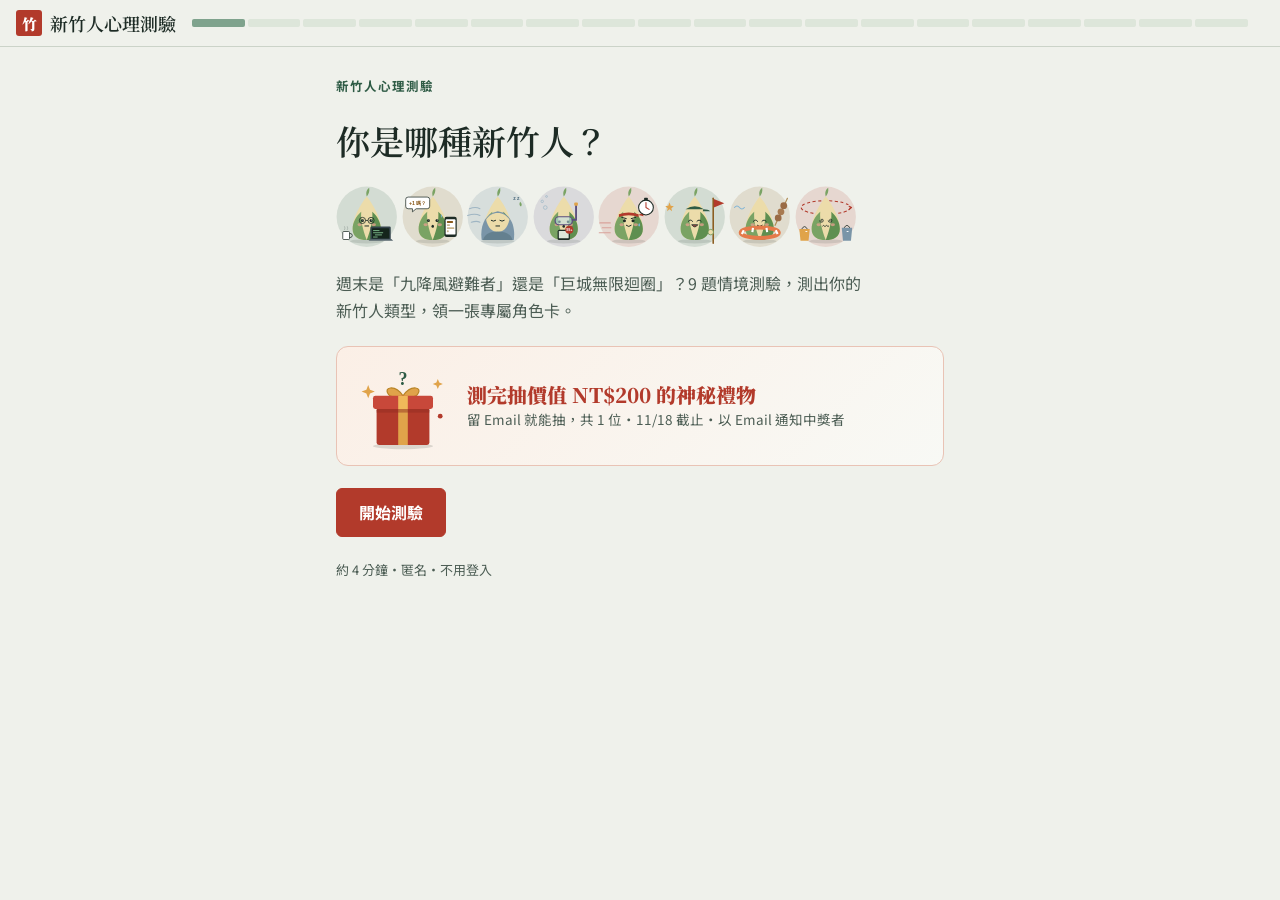
<file: index.html>
<!doctype html>
<html lang="zh-Hant-TW">
<head>
<meta charset="utf-8">
<meta name="viewport" content="width=device-width,initial-scale=1,viewport-fit=cover">
<title>你是哪種新竹人？</title>
<meta name="description" content="9 題情境心理測驗：你是九降風避難者，還是巨城無限迴圈？測完還能抽神秘禮物。">
<meta property="og:title" content="你是哪種新竹人？">
<meta property="og:description" content="測出你的新竹人類型，領一張專屬角色卡，測完還能抽神秘禮物。">
<meta name="robots" content="noindex">
<link rel="icon" href="assets/icon.svg" type="image/svg+xml">
<link rel="preconnect" href="https://fonts.googleapis.com">
<link rel="preconnect" href="https://fonts.gstatic.com" crossorigin>
<link rel="stylesheet" href="https://fonts.googleapis.com/css2?family=Noto+Sans+TC:wght@400;500;700&family=Noto+Serif+TC:wght@600;900&display=swap">
<link rel="stylesheet" href="assets/style.css">
</head>
<body>
<header class="sv-top">
  <span class="brand"><i>竹</i>新竹人心理測驗</span>
  <ol class="nodes" id="nodes" aria-hidden="true"></ol>
  <span class="sv-count" id="count"></span>
</header>
<main id="app" class="sv-main" tabindex="-1">
  <noscript>這個測驗需要開啟 JavaScript。</noscript>
</main>
<script src="assets/config.js"></script>
<script src="assets/questions.js"></script>
<script src="assets/art.js"></script>
<script src="assets/survey.js"></script>
</body>
</html>
</file>
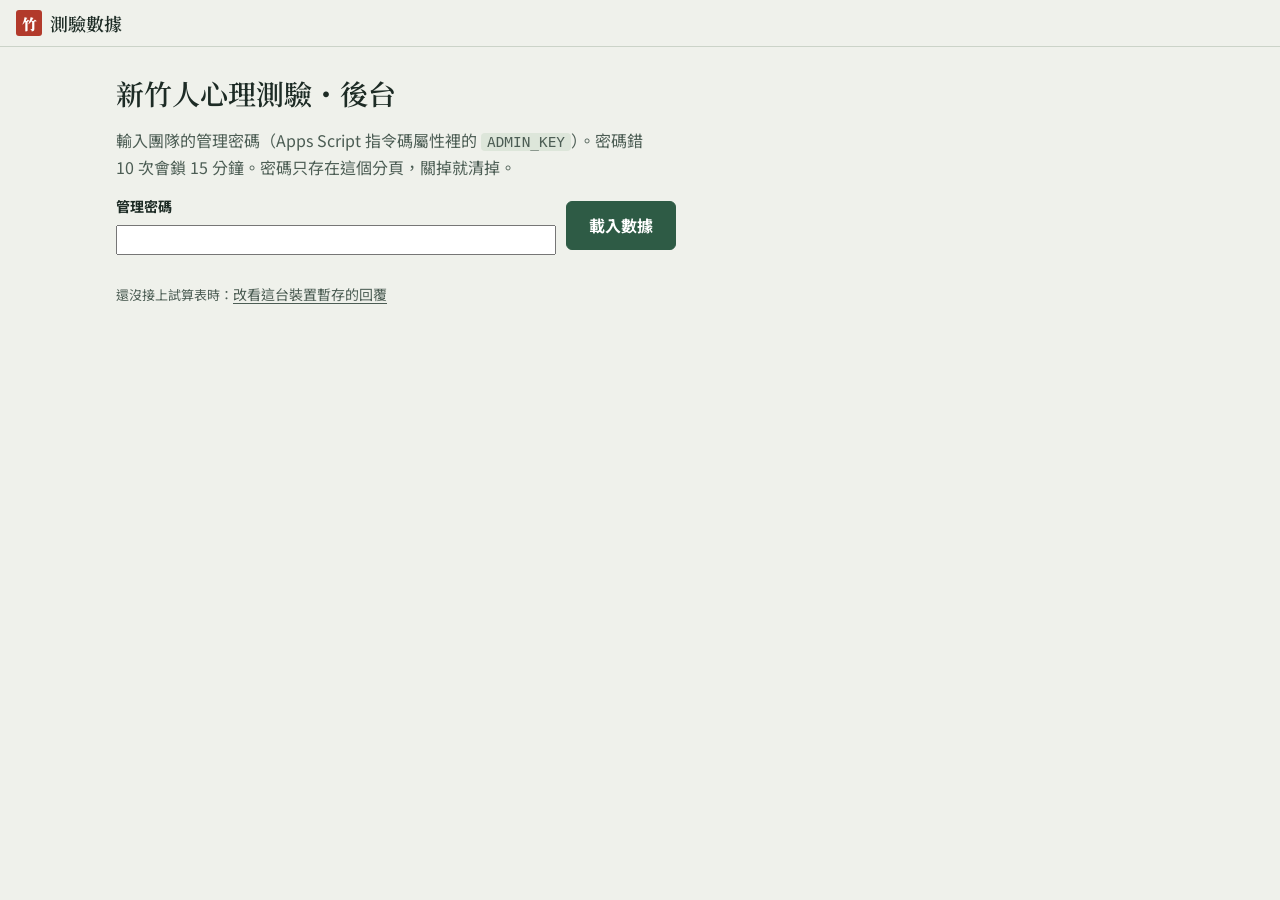
<file: admin.html>
<!doctype html>
<html lang="zh-Hant-TW">
<head>
<meta charset="utf-8">
<meta name="viewport" content="width=device-width,initial-scale=1,viewport-fit=cover">
<meta name="robots" content="noindex">
<title>測驗數據後台</title>
<link rel="icon" href="assets/icon.svg" type="image/svg+xml">
<link rel="stylesheet" href="https://fonts.googleapis.com/css2?family=Noto+Sans+TC:wght@400;500;700&family=Noto+Serif+TC:wght@600;900&display=swap">
<link rel="stylesheet" href="assets/style.css">
</head>
<body class="adm">
<header class="sv-top">
  <span class="brand"><i>竹</i>測驗數據</span>
  <span class="sv-count" id="n"></span>
</header>
<main class="ad-main">
  <section id="login" class="ad-login">
    <h1>新竹人心理測驗・後台</h1>
    <p class="lead">輸入團隊的管理密碼（Apps Script 指令碼屬性裡的 <code>ADMIN_KEY</code>）。密碼錯 10 次會鎖 15 分鐘。密碼只存在這個分頁，關掉就清掉。</p>
    <form id="loginForm" class="acts">
      <label class="f grow">管理密碼<input type="password" id="key" autocomplete="current-password" required></label>
      <button class="btn" type="submit">載入數據</button>
    </form>
    <p class="err" id="loginErr" role="alert"></p>
    <p class="note">還沒接上試算表時：<button type="button" class="link" id="localBtn">改看這台裝置暫存的回覆</button></p>
  </section>
  <section id="dash" hidden>
    <div class="ad-filters" role="group" aria-label="篩選">
      <label class="f">身分<select id="fRole"></select></label>
      <label class="f">類型<select id="fType"></select></label>
      <label class="f">年齡<select id="fAge"></select></label>
      <div class="acts ex">
        <button class="btn ghost" type="button" id="exCsv">匯出回覆 CSV</button>
        <button class="btn ghost" type="button" id="exPocket">匯出口袋名單 CSV</button>
      </div>
    </div>
    <div id="out"></div>
    <section class="ad-sec" id="lottery"></section>
  </section>
</main>
<script src="assets/config.js"></script>
<script src="assets/questions.js"></script>
<script src="assets/admin.js"></script>
</body>
</html>
</file>
<file: assets/style.css>
/* 新竹人週末調查：問卷與後台共用樣式。紙張、竹綠、印泥紅。 */
:root{--paper:#eff1eb;--sheet:#f8f9f5;--ink:#1d2b25;--ink2:#4c5d54;--line:#cbd3c8;--bam:#2e5b45;--bam2:#1e4030;--tint:#dde6da;--seal:#b23a2b;--warn:#8a5a1c;
--serif:'Noto Serif TC','Songti TC','PMingLiU',serif;--sans:'Noto Sans TC','PingFang TC','Microsoft JhengHei',system-ui,sans-serif}
*{box-sizing:border-box}
body{margin:0;background:var(--paper);color:var(--ink);font:400 16px/1.7 var(--sans);-webkit-font-smoothing:antialiased}
h1,h2,h3{font-family:var(--serif);font-weight:600;line-height:1.35;margin:0;text-wrap:balance}
p{margin:0}button,input,select,textarea{font:inherit;color:inherit}button{cursor:pointer}
:focus-visible{outline:2px solid var(--bam);outline-offset:2px}
[hidden]{display:none!important}

.sv-top{position:sticky;top:env(safe-area-inset-top,0px);z-index:5;display:flex;align-items:center;gap:16px;padding-block:10px;padding-left:max(16px,env(safe-area-inset-left,0px));padding-right:max(16px,env(safe-area-inset-right,0px));background:var(--paper);border-bottom:1px solid var(--line)}
.brand{display:flex;align-items:center;gap:8px;font:600 18px var(--serif);color:var(--ink);text-decoration:none;flex:none}
.brand i{display:grid;place-items:center;width:26px;height:26px;background:var(--seal);color:#fff;font:900 15px var(--serif);border-radius:3px;font-style:normal}
.sv-count{font-size:13px;color:var(--ink2);flex:none;font-variant-numeric:tabular-nums}
/* 進度條是一根竹子：每一節是一頁 */
.nodes{flex:1;display:flex;gap:3px;list-style:none;margin:0;padding:0;min-width:0}
.nodes li{flex:1;height:8px;background:var(--tint);border-radius:2px;transition:background .3s}
.nodes li.done{background:var(--bam)}.nodes li.now{background:#7fa38d}

.sv-main{max-width:640px;margin:0 auto;padding-block:28px 120px;padding-left:max(16px,env(safe-area-inset-left,0px));padding-right:max(16px,env(safe-area-inset-right,0px));outline:0}
.page{display:flex;flex-direction:column;gap:22px;animation:in .35s ease both}
@keyframes in{from{opacity:.001;transform:translateY(8px)}}
@media (prefers-reduced-motion:reduce){.page,.card,.stamp{animation:none!important}}
.eyebrow{font-size:12.5px;font-weight:700;letter-spacing:.08em;color:var(--bam)}
.page h1{font-size:clamp(26px,6vw,34px)}
.page h2{font-size:21px}
.lead{color:var(--ink2);max-width:60ch}
.note{font-size:13px;color:var(--ink2)}

.q{display:flex;flex-direction:column;gap:10px;border:0;margin:0;padding:0;min-width:0}
.q legend,.q>.ql{font-weight:700;font-size:16px;padding:0;margin-bottom:10px}
.q legend small,.q>.ql small{font-weight:400;color:var(--ink2);margin-left:6px;font-size:13px}
.req{color:var(--seal)}
.chips{display:flex;flex-wrap:wrap;gap:8px}
.chip{border:1px solid var(--line);background:var(--sheet);border-radius:20px;padding:7px 14px;font-size:14.5px;color:var(--ink);line-height:1.4;text-align:left}
.chip:hover{border-color:var(--bam)}
.chip[aria-pressed=true]{background:var(--bam);border-color:var(--bam);color:#fff}
.opts{display:flex;flex-direction:column;gap:10px}
.opt{display:flex;gap:12px;align-items:center;width:100%;padding:14px 16px;border:1px solid var(--line);background:var(--sheet);border-radius:8px;text-align:left;font-size:16px;line-height:1.5}
.opt b{display:grid;place-items:center;flex:none;width:28px;height:28px;border:1.5px solid var(--line);border-radius:50%;font:700 13px var(--sans);color:var(--ink2)}
.opt:hover{border-color:var(--bam)}
.opt[aria-pressed=true]{border-color:var(--bam);background:var(--tint)}
.opt[aria-pressed=true] b{background:var(--bam);border-color:var(--bam);color:#fff}
.quizq{font-size:clamp(22px,5.5vw,28px)}

.lk{display:flex;flex-direction:column;gap:8px;padding:14px 0;border-top:1px solid var(--line)}
.lk p{font-weight:500}
.scale{display:grid;grid-template-columns:repeat(5,1fr);gap:6px}
.scale button{padding:8px 2px;border:1px solid var(--line);background:var(--sheet);border-radius:6px;font-size:12.5px;line-height:1.3;color:var(--ink2)}
.scale button[aria-pressed=true]{background:var(--bam);border-color:var(--bam);color:#fff}
.scale button span{display:block;font:700 16px var(--sans)}

input[type=text],input[type=email],select,textarea{width:100%;padding:10px 12px;border:1px solid var(--line);border-radius:6px;background:#fff;font-size:16px}
textarea{min-height:96px;resize:vertical}
input:focus,textarea:focus,select:focus{border-color:var(--bam);outline:0}
label.f{display:flex;flex-direction:column;gap:6px;font-size:14px;font-weight:700;min-width:0}
.pk{display:flex;flex-direction:column;gap:12px;padding:16px;background:var(--sheet);border:1px solid var(--line);border-radius:8px}
.pk h3{font-size:16px;display:flex;justify-content:space-between;align-items:center}
.pk .two{display:grid;grid-template-columns:1fr 1fr;gap:12px}
@media (max-width:480px){.pk .two{grid-template-columns:1fr}}
.check{display:flex;gap:10px;align-items:flex-start;font-size:14px}
.check input{width:20px;height:20px;margin-top:2px;flex:none;accent-color:var(--bam)}
.trap{position:absolute;left:-9999px;width:1px;height:1px;overflow:hidden}

.acts{display:flex;flex-wrap:wrap;gap:10px;align-items:center}
.btn{display:inline-flex;align-items:center;justify-content:center;gap:6px;min-height:46px;padding:10px 22px;border:1px solid var(--bam);background:var(--bam);color:#fff;border-radius:6px;font-weight:700;text-decoration:none;font-size:16px}
.btn:hover:not(:disabled){background:var(--bam2)}
.btn:disabled{opacity:.45;cursor:not-allowed}
.btn.ghost{background:transparent;color:var(--bam)}.btn.ghost:hover{background:var(--tint)}
.btn.red{background:var(--seal);border-color:var(--seal)}.btn.red:hover{background:#8f2c20}
.link{background:none;border:0;padding:0;color:var(--ink2);text-decoration:underline;text-underline-offset:3px;font-size:14px}
.err{color:var(--seal);font-size:14px;font-weight:500}
.facts{display:flex;flex-wrap:wrap;gap:6px 18px;list-style:none;margin:0;padding:0;font-size:14px;color:var(--ink2)}
.facts li::before{content:'・';color:var(--bam)}

/* ── 新竹人卡 ── */
.card{--c:var(--bam);position:relative;overflow:hidden;background:var(--sheet);border:1px solid var(--line);border-radius:12px;padding:24px;display:flex;flex-direction:column;gap:16px;box-shadow:0 1px 0 var(--line),0 18px 40px -24px rgba(29,43,37,.45);animation:in .5s ease both}
.card::before{content:'';position:absolute;inset:0 0 auto;height:6px;background:var(--c)}
.card-hd{display:flex;justify-content:space-between;align-items:flex-start;gap:12px}
.card-id{font-size:12px;letter-spacing:.12em;color:var(--ink2);font-variant-numeric:tabular-nums}
.card h2{font-size:clamp(28px,7vw,36px);font-weight:900;color:var(--ink);margin-top:4px}
.card .code{font:700 13px var(--sans);letter-spacing:.2em;color:var(--c)}
.stamp{display:grid;place-items:center;flex:none;width:76px;height:76px;border:3px solid var(--seal);border-radius:6px;color:var(--seal);font:900 44px var(--serif);transform:rotate(-8deg);mix-blend-mode:multiply;animation:press .6s .2s cubic-bezier(.2,.8,.3,1) both}
@keyframes press{0%{transform:rotate(-8deg) scale(1.9);opacity:0}60%{opacity:1}100%{transform:rotate(-8deg) scale(1)}}
.card .line{font-family:var(--serif);font-size:18px;line-height:1.6}
.bars{display:flex;flex-direction:column;gap:8px;margin:0;padding:0;list-style:none}
.bars li{display:grid;grid-template-columns:5.5em 1fr 3em;align-items:center;gap:10px;font-size:13.5px}
.bars i{display:block;height:10px;background:var(--tint);border-radius:5px;overflow:hidden}
.bars i::after{content:'';display:block;height:100%;width:var(--w);background:var(--c);border-radius:5px}
.bars span{text-align:right;font-variant-numeric:tabular-nums;font-weight:700}
.kv{display:grid;grid-template-columns:auto 1fr;gap:6px 14px;margin:0;font-size:14.5px}
.kv dt{color:var(--ink2);font-size:13px;padding-top:1px}.kv dd{margin:0;font-weight:500;min-width:0}
.rare{padding:10px 14px;background:var(--tint);border-radius:6px;font-size:14px}
.rare b{font-variant-numeric:tabular-nums}

/* ── 後台 ── */
code{font-size:.9em;background:var(--tint);padding:1px 6px;border-radius:4px}
.ad-main{max-width:1080px;margin:0 auto;padding-block:28px 100px;padding-left:max(16px,env(safe-area-inset-left,0px));padding-right:max(16px,env(safe-area-inset-right,0px))}
.ad-login{max-width:560px;display:flex;flex-direction:column;gap:14px}
.ad-login h1{font-size:28px}
.grow{flex:1 1 240px}
.ad-filters{display:flex;flex-wrap:wrap;gap:12px;align-items:flex-end;padding-bottom:18px;border-bottom:1px solid var(--line)}
.ad-filters label.f{flex:0 1 170px}
.ad-filters .ex{margin-left:auto}
.ad-filters .btn{min-height:38px;padding:6px 12px;font-size:14px;font-weight:500}
.tiles{display:grid;grid-template-columns:repeat(auto-fit,minmax(170px,1fr));gap:12px;margin:22px 0}
.tile{padding:14px 16px;background:var(--sheet);border:1px solid var(--line);border-radius:8px;display:flex;flex-direction:column;gap:2px}
.tile b{font:700 30px var(--sans);font-variant-numeric:tabular-nums;color:var(--ink)}
.tile span{font-size:13px;color:var(--ink2);line-height:1.45}
.tile.hi{border-color:var(--bam);background:var(--tint)}
.ad-sec{padding-block:26px;border-top:1px solid var(--line);display:flex;flex-direction:column;gap:16px}
.ad-sec>h2{font-size:21px}
.ad-sec>p.hyp{font-size:14px;color:var(--ink2);max-width:72ch}
.grid2{display:grid;grid-template-columns:repeat(auto-fit,minmax(min(100%,440px),1fr));gap:28px}
.grid2>div{min-width:0;display:flex;flex-direction:column;gap:10px}
.grid2 h3{font-size:16px}
.hb{display:flex;flex-direction:column;gap:6px;margin:0;padding:0;list-style:none}
.hb li{display:grid;grid-template-columns:minmax(7em,13em) 1fr 4.6em;gap:10px;align-items:center;font-size:13.5px}
.hb li>span:first-child{min-width:0;overflow-wrap:anywhere}
.hb i{display:block;height:16px;background:var(--tint);border-radius:3px;overflow:hidden}
.hb i::after{content:'';display:block;height:100%;width:var(--w);background:var(--bam);border-radius:3px}
.hb li.top i::after{background:var(--seal)}
.hb em{font-style:normal;text-align:right;font-variant-numeric:tabular-nums;color:var(--ink2)}
.hb em b{color:var(--ink)}
.lks{display:flex;flex-direction:column;gap:14px}
.lkrow{display:flex;flex-direction:column;gap:6px}
.lkrow p{font-size:14px;display:flex;justify-content:space-between;gap:12px}
.lkrow p b{flex:none;font-variant-numeric:tabular-nums;color:var(--bam)}
.stack{display:flex;height:22px;border-radius:4px;overflow:hidden;background:var(--tint)}
.stack span{display:grid;place-items:center;font-size:11px;color:#fff;font-variant-numeric:tabular-nums;min-width:0;overflow:hidden}
.s1{background:#9c4c48}.s2{background:#c99a8f}.s3{background:#b9c2b6;color:var(--ink)!important}.s4{background:#6f9a80}.s5{background:#2e5b45}
.legend{display:flex;flex-wrap:wrap;gap:4px 14px;font-size:12px;color:var(--ink2)}
.legend i{display:inline-block;width:10px;height:10px;border-radius:2px;margin-right:4px;vertical-align:-1px}
.tw{overflow-x:auto;border:1px solid var(--line);border-radius:8px;background:var(--sheet)}
table{border-collapse:collapse;width:100%;font-size:13px}
th,td{padding:7px 10px;border-bottom:1px solid var(--line);text-align:left;vertical-align:top}
th{font-weight:700;background:var(--paper);position:sticky;top:0}
td.num,th.num{text-align:right;font-variant-numeric:tabular-nums;white-space:nowrap}
.quotes{display:flex;flex-direction:column;gap:10px;max-height:520px;overflow:auto;padding-right:4px}
.quote{padding:10px 14px;background:var(--sheet);border-left:3px solid var(--bam);border-radius:0 6px 6px 0;font-size:14.5px}
.quote small{display:block;margin-top:4px;font-size:12px;color:var(--ink2)}
.tabs2{display:flex;flex-wrap:wrap;gap:6px}
.empty{padding:28px;text-align:center;color:var(--ink2);background:var(--sheet);border:1px dashed var(--line);border-radius:8px}
.tw th{white-space:nowrap}.tw td:first-child{min-width:9em;white-space:normal}
.prize{display:flex;flex-direction:column;gap:2px;padding:12px 16px;border:1.5px dashed var(--seal);border-radius:8px;background:var(--sheet);font-size:14px;color:var(--ink2)}
.prize b{color:var(--seal);font-size:16px}
.rules{margin:0;padding-left:1.2em;font-size:13.5px;color:var(--ink2);display:flex;flex-direction:column;gap:2px}
.lot{display:flex;flex-direction:column;gap:12px;padding:16px;border:1.5px dashed var(--seal);border-radius:8px;background:var(--sheet)}
.lot .acts{margin:0}
.winners{list-style:none;margin:0;padding:0;display:flex;flex-direction:column;gap:6px}
.winners li{display:flex;justify-content:space-between;gap:12px;flex-wrap:wrap;padding:8px 12px;background:var(--paper);border-radius:6px;font-variant-numeric:tabular-nums}
.winners li b{overflow-wrap:anywhere}

/* ── 插圖與禮物動畫 ── */
.art{position:relative;display:grid;place-items:center;padding-block:4px}
.art svg{width:min(220px,62vw);height:auto;display:block}
.art .stamp{position:absolute;right:0;top:0;width:64px;height:64px;font-size:36px}
.cast{display:grid;grid-template-columns:repeat(8,1fr);gap:4px;max-width:520px}
.cast svg{width:100%;height:auto;display:block;animation:bob 2.6s ease-in-out infinite}
.cast span:nth-child(2n) svg{animation-delay:-1.3s}.cast span:nth-child(3n) svg{animation-delay:-.6s}
@media (max-width:480px){.cast{grid-template-columns:repeat(4,1fr);max-width:280px}}
@keyframes bob{50%{transform:translateY(-5px)}}
.giftbox{display:flex;align-items:center;gap:16px;padding:14px 18px;border-radius:12px;background:linear-gradient(135deg,#fbefe6,#f8f9f5);border:1.5px solid #e9c3b5}
.giftbox svg{flex:none;width:96px;height:auto;overflow:visible}
.giftbox b{display:block;font:900 20px var(--serif);color:var(--seal);line-height:1.35}
.giftbox span{display:block;font-size:13.5px;color:var(--ink2)}
.giftbox.big{flex-direction:column;text-align:center;padding:22px}
.giftbox.big svg{width:150px}
.gift .box{transform-origin:80px 140px;animation:wiggle 2.8s ease-in-out infinite}
.gift .lid{transform-origin:80px 80px;animation:hop 2.8s ease-in-out infinite}
.gift .qm{animation:qm 2.8s ease-in-out infinite}
.gift .spark{transform-box:fill-box;transform-origin:center;animation:twinkle 1.6s ease-in-out infinite}
.gift .s2{animation-delay:-.5s}.gift .s3{animation-delay:-1s}
@keyframes wiggle{0%,55%,100%{transform:rotate(0)}62%{transform:rotate(-6deg)}70%{transform:rotate(5deg)}78%{transform:rotate(-3deg)}86%{transform:rotate(0)}}
@keyframes hop{0%,55%,100%{transform:translateY(0) rotate(0)}66%{transform:translateY(-16px) rotate(-5deg)}76%{transform:translateY(-4px) rotate(3deg)}86%{transform:translateY(0)}}
@keyframes qm{0%,55%,100%{opacity:0;transform:translateY(8px)}68%,84%{opacity:1;transform:translateY(-6px)}}
@keyframes twinkle{50%{transform:scale(.4);opacity:.3}}
@media (prefers-reduced-motion:reduce){.cast svg,.gift *{animation:none!important}.gift .qm{opacity:1}}
.addmore{align-self:flex-start}
.rules .mail{color:var(--ink);font-weight:500;user-select:all;overflow-wrap:anywhere}

/* ── 存圖：同頁跳出，長按儲存 ── */
.shot{position:fixed;inset:0;z-index:50;display:flex;flex-direction:column;align-items:center;justify-content:center;gap:12px;
  padding:max(16px,env(safe-area-inset-top,0px)) max(16px,env(safe-area-inset-right,0px)) max(16px,env(safe-area-inset-bottom,0px)) max(16px,env(safe-area-inset-left,0px));
  background:rgba(29,43,37,.88)}
.shot img{display:block;max-width:100%;max-height:74vh;height:auto;border-radius:10px;box-shadow:0 10px 30px rgba(0,0,0,.35);-webkit-touch-callout:default;user-select:auto}
.shot-hint{color:#fff;font-weight:700;font-size:16px;text-align:center;margin:0}
.shot .shot-close{background:#f8f9f5;color:var(--bam);border-color:#f8f9f5}
</file>
